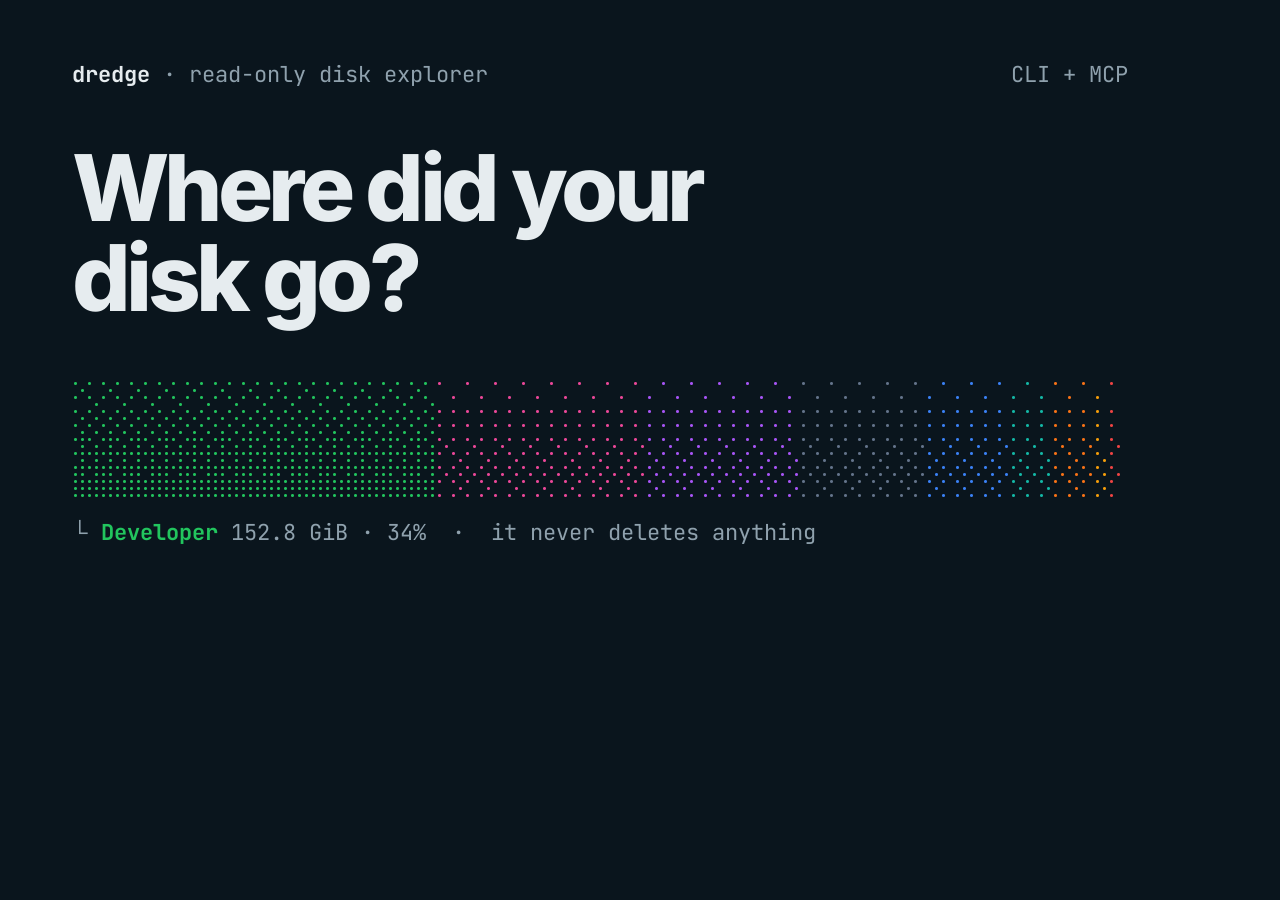
<file: site/og/og.html>
<!doctype html>
<html><head><meta charset="utf-8">
<style>
@font-face { font-family: Inter; src: url(fonts/inter-latin-wght-normal.woff2) format("woff2"); font-weight: 100 900; }
@font-face { font-family: JBM; src: url(../src/fonts/jetbrains-mono-latin-400-normal.woff2) format("woff2"); }
@font-face { font-family: JBM; src: url(../src/fonts/jetbrains-mono-latin-700-normal.woff2) format("woff2"); font-weight: 700; }
html, body { margin: 0; width: 1200px; height: 630px; background: #0A151D; color: #E6ECEF; overflow: hidden; }
.wrap { padding: 64px 72px; height: 630px; box-sizing: border-box; display: flex; flex-direction: column; justify-content: space-between; }
.top { display: flex; justify-content: space-between; font: 22px/1 JBM; color: #8FA1AD; }
.top b { color: #E6ECEF; font-weight: 700; }
h1 { font: 800 92px/0.98 Inter; letter-spacing: -0.05em; margin: 0; }
canvas { width: 1056px; height: 120px; display: block; }
.cap { font: 22px/1 JBM; color: #8FA1AD; }
.cap b { color: #22C55E; }
</style></head>
<body><div class="wrap">
<div class="top"><span><b>dredge</b> · read-only disk explorer</span><span>CLI + MCP</span></div>
<h1>Where did your<br>disk go?</h1>
<div><canvas id="c" width="2112" height="240"></canvas>
<p class="cap">└ <b>Developer</b> 152.8 GiB · 34% &nbsp;·&nbsp; it never deletes anything</p></div>
</div>
<script>
const B=[[0,8,2,10],[12,4,14,6],[3,11,1,9],[15,7,13,5]];
const ink=["#22C55E","#EC4899","#A855F7","#64748B","#3B82F6","#14B8A6","#F97316","#F59E0B","#EF4444"];
const g=[152.8,88.4,61.2,54.6,41.7,23.9,19.6,9.3,4.1];
const x=document.getElementById("c").getContext("2d"); x.scale(2,2);
const P=7,cols=Math.floor(1056/P/2)*2,rows=Math.floor(120/P),last=rows-1,tot=g.reduce((a,b)=>a+b);
let w=g.map(v=>Math.max(1,Math.floor(v/tot*cols/2))),l=cols/2-w.reduce((a,b)=>a+b),i=0;while(l-->0)w[i++%w.length]++;
let c=0; w.forEach((n,k)=>{ x.fillStyle=ink[k]; x.beginPath(); for(let j=0;j<n*2;j++,c++) for(let y=0;y<rows;y++){
 const d=Math.min(16,(k===0?16:7)*(last+3*y)/(4*last)); if(B[y%4][c%4]<d){x.moveTo(c*P+P/2+1.5,y*P+P/2);x.arc(c*P+P/2,y*P+P/2,1.5,0,7);} } x.fill(); });
</script></body></html>
</file>
